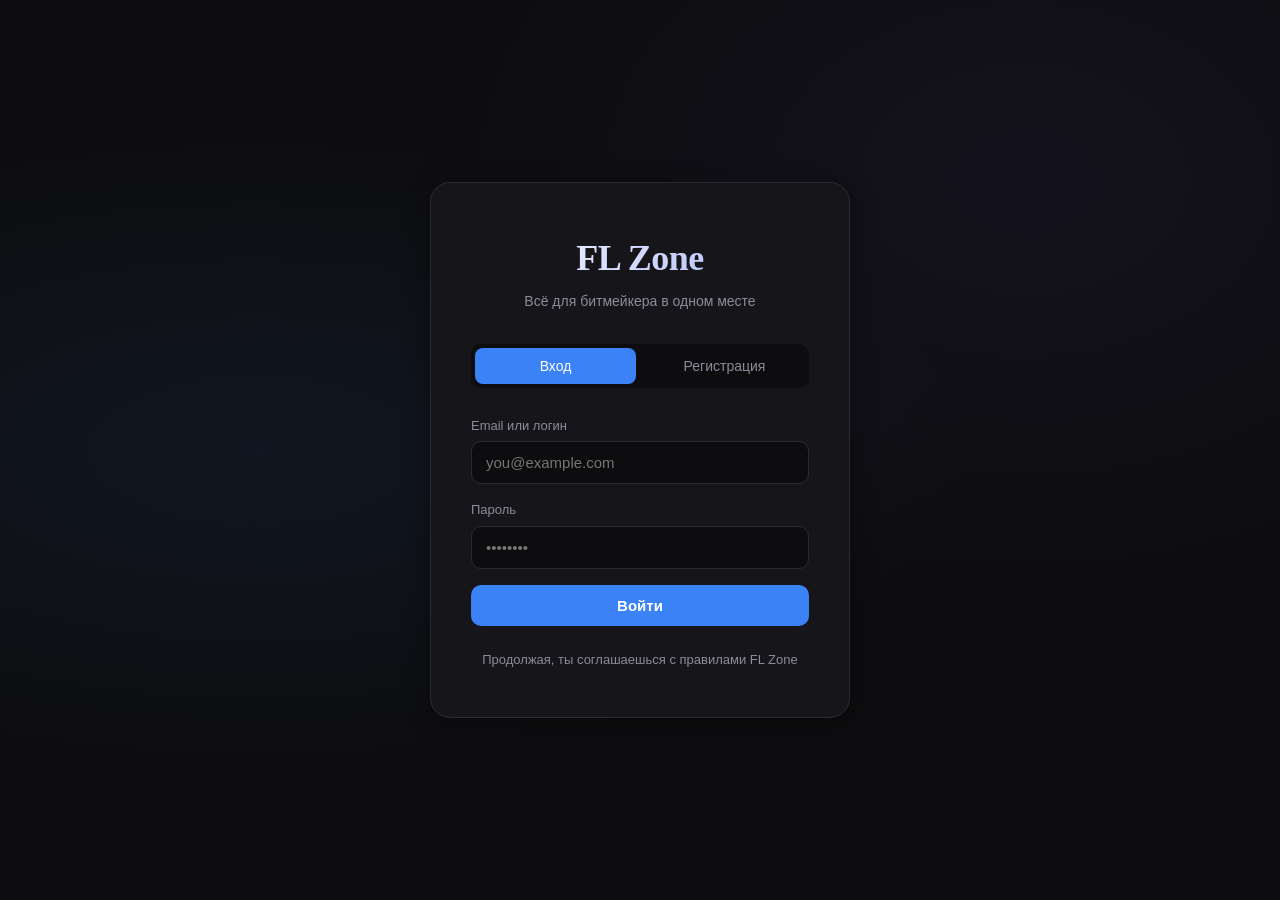
<file: index.html>
<!DOCTYPE html>
<html lang="ru">
<head>
  <meta charset="UTF-8">
  <meta name="viewport" content="width=device-width, initial-scale=1.0">
  <title>FL Zone — Вход</title>
  <link rel="stylesheet" href="style.css">
</head>
<body>
  <div class="auth-page">
    <div class="auth-card">
      <div class="auth-logo">
        <h1>FL Zone</h1>
        <p>Всё для битмейкера в одном месте</p>
      </div>

      <div class="auth-tabs">
        <button class="auth-tab active" data-tab="login">Вход</button>
        <button class="auth-tab" data-tab="register">Регистрация</button>
      </div>

      <!-- Login Form -->
      <form class="auth-form active" id="loginForm">
        <div class="form-group">
          <label>Email или логин</label>
          <input type="text" id="loginEmail" placeholder="you@example.com" required>
        </div>
        <div class="form-group">
          <label>Пароль</label>
          <input type="password" id="loginPassword" placeholder="••••••••" required>
        </div>
        <button type="submit" class="btn btn-primary btn-block">Войти</button>
      </form>

      <!-- Register Form -->
      <form class="auth-form" id="registerForm">
        <div class="form-group">
          <label>Никнейм</label>
          <input type="text" id="regNickname" placeholder="Твой ник" required>
        </div>
        <div class="form-group">
          <label>Email</label>
          <input type="email" id="regEmail" placeholder="you@example.com" required>
        </div>
        <div class="form-group">
          <label>Пароль</label>
          <input type="password" id="regPassword" placeholder="Минимум 6 символов" required minlength="6">
        </div>
        <div class="form-group">
          <label>Повтори пароль</label>
          <input type="password" id="regPassword2" placeholder="••••••••" required>
        </div>
        <button type="submit" class="btn btn-primary btn-block">Создать аккаунт</button>
      </form>

      <div class="auth-footer">
        Продолжая, ты соглашаешься с правилами FL Zone
      </div>
    </div>
  </div>

  <div class="toast" id="toast"></div>

  <script>
    // Tab switching
    document.querySelectorAll('.auth-tab').forEach(tab => {
      tab.addEventListener('click', () => {
        document.querySelectorAll('.auth-tab').forEach(t => t.classList.remove('active'));
        document.querySelectorAll('.auth-form').forEach(f => f.classList.remove('active'));
        tab.classList.add('active');
        document.getElementById(tab.dataset.tab === 'login' ? 'loginForm' : 'registerForm').classList.add('active');
      });
    });

    function showToast(msg) {
      const t = document.getElementById('toast');
      t.textContent = msg;
      t.classList.add('show');
      setTimeout(() => t.classList.remove('show'), 3000);
    }

    // Check if already logged in
    if (localStorage.getItem('flzone_user')) {
      window.location.href = 'dashboard.html';
    }

    // Login
    document.getElementById('loginForm').addEventListener('submit', (e) => {
      e.preventDefault();
      const email = document.getElementById('loginEmail').value.trim();
      const password = document.getElementById('loginPassword').value;

      const users = JSON.parse(localStorage.getItem('flzone_users') || '[]');
      const user = users.find(u => (u.email === email || u.nickname === email) && u.password === password);

      if (user) {
        localStorage.setItem('flzone_user', JSON.stringify(user));
        window.location.href = 'dashboard.html';
      } else {
        showToast('Неверный логин или пароль');
      }
    });

    // Register
    document.getElementById('registerForm').addEventListener('submit', (e) => {
      e.preventDefault();
      const nickname = document.getElementById('regNickname').value.trim();
      const email = document.getElementById('regEmail').value.trim();
      const password = document.getElementById('regPassword').value;
      const password2 = document.getElementById('regPassword2').value;

      if (password !== password2) {
        showToast('Пароли не совпадают');
        return;
      }

      const users = JSON.parse(localStorage.getItem('flzone_users') || '[]');
      if (users.find(u => u.email === email)) {
        showToast('Email уже зарегистрирован');
        return;
      }
      if (users.find(u => u.nickname === nickname)) {
        showToast('Никнейм уже занят');
        return;
      }

      const newUser = {
        id: Date.now(),
        nickname,
        email,
        password,
        createdAt: new Date().toISOString(),
        uploads: []
      };

      users.push(newUser);
      localStorage.setItem('flzone_users', JSON.stringify(users));
      localStorage.setItem('flzone_user', JSON.stringify(newUser));
      showToast('Аккаунт создан!');
      setTimeout(() => window.location.href = 'dashboard.html', 800);
    });
  </script>
</body>
</html>
</file>
<file: style.css>
/* FL Zone - Dark Theme */
:root {
  --bg: #0d0d0f;
  --bg-card: #16161a;
  --bg-sidebar: #111114;
  --bg-hover: #1e1e24;
  --border: #2a2a32;
  --text: #f0f0f5;
  --text-muted: #8b8b9a;
  --accent: #3b82f6;
  --accent-hover: #2563eb;
  --success: #22c55e;
  --danger: #ef4444;
  --radius: 12px;
  --shadow: 0 4px 24px rgba(0,0,0,0.4);
}

* {
  margin: 0;
  padding: 0;
  box-sizing: border-box;
}

body {
  font-family: -apple-system, BlinkMacSystemFont, 'Segoe UI', Roboto, 'Helvetica Neue', Arial, sans-serif;
  background: var(--bg);
  color: var(--text);
  min-height: 100vh;
  line-height: 1.5;
}

a {
  color: inherit;
  text-decoration: none;
}

button, input, select, textarea {
  font-family: inherit;
}

/* ========== AUTH PAGE ========== */
.auth-page {
  min-height: 100vh;
  display: flex;
  align-items: center;
  justify-content: center;
  background: 
    radial-gradient(ellipse at 20% 50%, rgba(59,130,246,0.08) 0%, transparent 50%),
    radial-gradient(ellipse at 80% 20%, rgba(139,92,246,0.06) 0%, transparent 40%),
    var(--bg);
  padding: 20px;
}

.auth-card {
  background: var(--bg-card);
  border: 1px solid var(--border);
  border-radius: 20px;
  padding: 48px 40px;
  width: 100%;
  max-width: 420px;
  box-shadow: var(--shadow);
}

.auth-logo {
  text-align: center;
  margin-bottom: 32px;
}

.auth-logo h1 {
  font-family: Georgia, 'Times New Roman', serif;
  font-size: 36px;
  font-weight: 700;
  letter-spacing: -0.5px;
  background: linear-gradient(135deg, #fff 0%, #a5b4fc 100%);
  -webkit-background-clip: text;
  -webkit-text-fill-color: transparent;
  background-clip: text;
}

.auth-logo p {
  color: var(--text-muted);
  font-size: 14px;
  margin-top: 6px;
}

.auth-tabs {
  display: flex;
  gap: 8px;
  margin-bottom: 28px;
  background: var(--bg);
  border-radius: 10px;
  padding: 4px;
}

.auth-tab {
  flex: 1;
  padding: 10px;
  text-align: center;
  border-radius: 8px;
  cursor: pointer;
  font-weight: 500;
  font-size: 14px;
  color: var(--text-muted);
  transition: all 0.2s;
  border: none;
  background: transparent;
}

.auth-tab.active {
  background: var(--accent);
  color: white;
}

.auth-form {
  display: none;
  flex-direction: column;
  gap: 16px;
}

.auth-form.active {
  display: flex;
}

.form-group {
  display: flex;
  flex-direction: column;
  gap: 6px;
}

.form-group label {
  font-size: 13px;
  color: var(--text-muted);
  font-weight: 500;
}

.form-group input {
  background: var(--bg);
  border: 1px solid var(--border);
  border-radius: 10px;
  padding: 12px 14px;
  color: var(--text);
  font-size: 15px;
  outline: none;
  transition: border-color 0.2s;
}

.form-group input:focus {
  border-color: var(--accent);
}

.btn {
  display: inline-flex;
  align-items: center;
  justify-content: center;
  gap: 8px;
  padding: 12px 20px;
  border-radius: 10px;
  font-weight: 600;
  font-size: 15px;
  border: none;
  cursor: pointer;
  transition: all 0.2s;
}

.btn-primary {
  background: var(--accent);
  color: white;
}

.btn-primary:hover {
  background: var(--accent-hover);
}

.btn-secondary {
  background: var(--bg-hover);
  color: var(--text);
  border: 1px solid var(--border);
}

.btn-secondary:hover {
  background: var(--border);
}

.btn-block {
  width: 100%;
}

.auth-footer {
  text-align: center;
  margin-top: 24px;
  font-size: 13px;
  color: var(--text-muted);
}

/* ========== DASHBOARD LAYOUT ========== */
.app {
  display: flex;
  min-height: 100vh;
}

/* Sidebar */
.sidebar {
  width: 260px;
  background: var(--bg-sidebar);
  border-right: 1px solid var(--border);
  display: flex;
  flex-direction: column;
  position: fixed;
  top: 0;
  left: 0;
  bottom: 0;
  z-index: 100;
}

.sidebar-logo {
  padding: 24px 20px 20px;
  border-bottom: 1px solid var(--border);
}

.sidebar-logo h1 {
  font-family: Georgia, 'Times New Roman', serif;
  font-size: 24px;
  font-weight: 700;
  background: linear-gradient(135deg, #fff 0%, #a5b4fc 100%);
  -webkit-background-clip: text;
  -webkit-text-fill-color: transparent;
  background-clip: text;
}

.sidebar-logo span {
  font-size: 12px;
  color: var(--text-muted);
  display: block;
  margin-top: 2px;
}

.sidebar-nav {
  flex: 1;
  padding: 16px 12px;
  overflow-y: auto;
}

.nav-section {
  margin-bottom: 20px;
}

.nav-section-title {
  font-size: 11px;
  text-transform: uppercase;
  letter-spacing: 0.8px;
  color: var(--text-muted);
  padding: 0 12px 8px;
  font-weight: 600;
}

.nav-item {
  display: flex;
  align-items: center;
  gap: 12px;
  padding: 10px 12px;
  border-radius: 8px;
  color: var(--text-muted);
  font-size: 14px;
  font-weight: 500;
  cursor: pointer;
  transition: all 0.15s;
  margin-bottom: 2px;
}

.nav-item:hover {
  background: var(--bg-hover);
  color: var(--text);
}

.nav-item.active {
  background: rgba(59,130,246,0.15);
  color: var(--accent);
}

.nav-item svg {
  width: 20px;
  height: 20px;
  flex-shrink: 0;
}

/* Main content */
.main {
  flex: 1;
  margin-left: 260px;
  display: flex;
  flex-direction: column;
  min-height: 100vh;
}

/* Top bar */
.topbar {
  height: 64px;
  border-bottom: 1px solid var(--border);
  display: flex;
  align-items: center;
  justify-content: space-between;
  padding: 0 28px;
  background: var(--bg);
  position: sticky;
  top: 0;
  z-index: 50;
}

.search-box {
  display: flex;
  align-items: center;
  gap: 10px;
  background: var(--bg-card);
  border: 1px solid var(--border);
  border-radius: 10px;
  padding: 8px 14px;
  width: 360px;
}

.search-box input {
  background: transparent;
  border: none;
  outline: none;
  color: var(--text);
  font-size: 14px;
  width: 100%;
}

.search-box svg {
  color: var(--text-muted);
  flex-shrink: 0;
}

.topbar-right {
  display: flex;
  align-items: center;
  gap: 16px;
}

.account-btn {
  display: flex;
  align-items: center;
  gap: 10px;
  padding: 6px 12px 6px 6px;
  border-radius: 30px;
  background: var(--bg-card);
  border: 1px solid var(--border);
  cursor: pointer;
  transition: all 0.2s;
}

.account-btn:hover {
  border-color: var(--accent);
}

.account-avatar {
  width: 32px;
  height: 32px;
  border-radius: 50%;
  background: linear-gradient(135deg, #3b82f6, #8b5cf6);
  display: flex;
  align-items: center;
  justify-content: center;
  font-weight: 700;
  font-size: 13px;
  color: white;
}

.account-name {
  font-size: 14px;
  font-weight: 500;
}

/* Content area */
.content {
  padding: 28px;
  flex: 1;
}

.content-header {
  margin-bottom: 28px;
}

.content-header h2 {
  font-size: 26px;
  font-weight: 700;
  margin-bottom: 6px;
}

.content-header p {
  color: var(--text-muted);
  font-size: 15px;
}

/* Grid of cards */
.cards-grid {
  display: grid;
  grid-template-columns: repeat(auto-fill, minmax(220px, 1fr));
  gap: 18px;
}

.card {
  background: var(--bg-card);
  border: 1px solid var(--border);
  border-radius: var(--radius);
  overflow: hidden;
  transition: all 0.2s;
  cursor: pointer;
}

.card:hover {
  border-color: var(--accent);
  transform: translateY(-2px);
  box-shadow: var(--shadow);
}

.card-preview {
  height: 140px;
  background: linear-gradient(135deg, #1e1e2e, #2a2a3a);
  display: flex;
  align-items: center;
  justify-content: center;
  font-size: 40px;
}

.card-body {
  padding: 14px;
}

.card-title {
  font-size: 14px;
  font-weight: 600;
  margin-bottom: 4px;
  white-space: nowrap;
  overflow: hidden;
  text-overflow: ellipsis;
}

.card-meta {
  font-size: 12px;
  color: var(--text-muted);
  display: flex;
  justify-content: space-between;
  align-items: center;
}

.badge {
  display: inline-block;
  padding: 2px 8px;
  border-radius: 20px;
  font-size: 11px;
  font-weight: 600;
}

.badge-free {
  background: rgba(34,197,94,0.15);
  color: var(--success);
}

.badge-paid {
  background: rgba(59,130,246,0.15);
  color: var(--accent);
}

/* Empty state */
.empty-state {
  text-align: center;
  padding: 60px 20px;
  color: var(--text-muted);
}

.empty-state svg {
  width: 64px;
  height: 64px;
  margin-bottom: 16px;
  opacity: 0.4;
}

.empty-state h3 {
  font-size: 18px;
  color: var(--text);
  margin-bottom: 8px;
}

/* ========== PROFILE PAGE ========== */
.profile-header {
  display: flex;
  align-items: center;
  gap: 24px;
  margin-bottom: 32px;
  padding: 24px;
  background: var(--bg-card);
  border: 1px solid var(--border);
  border-radius: var(--radius);
}

.profile-avatar-lg {
  width: 80px;
  height: 80px;
  border-radius: 50%;
  background: linear-gradient(135deg, #3b82f6, #8b5cf6);
  display: flex;
  align-items: center;
  justify-content: center;
  font-size: 32px;
  font-weight: 700;
  color: white;
  flex-shrink: 0;
}

.profile-info h2 {
  font-size: 22px;
  margin-bottom: 4px;
}

.profile-info p {
  color: var(--text-muted);
  font-size: 14px;
}

.profile-stats {
  display: flex;
  gap: 24px;
  margin-top: 12px;
}

.stat {
  text-align: center;
}

.stat-value {
  font-size: 18px;
  font-weight: 700;
}

.stat-label {
  font-size: 12px;
  color: var(--text-muted);
}

/* Upload section */
.upload-section {
  background: var(--bg-card);
  border: 1px solid var(--border);
  border-radius: var(--radius);
  padding: 24px;
  margin-bottom: 28px;
}

.upload-section h3 {
  font-size: 18px;
  margin-bottom: 16px;
}

.upload-form {
  display: grid;
  grid-template-columns: 1fr 1fr;
  gap: 16px;
}

.upload-form .form-group.full {
  grid-column: 1 / -1;
}

.upload-form select,
.upload-form textarea {
  background: var(--bg);
  border: 1px solid var(--border);
  border-radius: 10px;
  padding: 12px 14px;
  color: var(--text);
  font-size: 14px;
  outline: none;
  width: 100%;
}

.upload-form select:focus,
.upload-form textarea:focus {
  border-color: var(--accent);
}

.upload-form textarea {
  min-height: 80px;
  resize: vertical;
}

.price-toggle {
  display: flex;
  gap: 12px;
}

.price-option {
  flex: 1;
  padding: 12px;
  border: 1px solid var(--border);
  border-radius: 10px;
  text-align: center;
  cursor: pointer;
  transition: all 0.2s;
  background: var(--bg);
}

.price-option.active {
  border-color: var(--accent);
  background: rgba(59,130,246,0.1);
}

.price-option input {
  display: none;
}

/* My uploads list */
.my-uploads {
  margin-top: 8px;
}

.my-uploads h3 {
  font-size: 18px;
  margin-bottom: 16px;
}

.upload-item {
  display: flex;
  align-items: center;
  gap: 16px;
  padding: 14px;
  background: var(--bg-card);
  border: 1px solid var(--border);
  border-radius: 10px;
  margin-bottom: 10px;
}

.upload-item-icon {
  width: 48px;
  height: 48px;
  border-radius: 8px;
  background: var(--bg);
  display: flex;
  align-items: center;
  justify-content: center;
  font-size: 22px;
}

.upload-item-info {
  flex: 1;
}

.upload-item-info h4 {
  font-size: 14px;
  font-weight: 600;
}

.upload-item-info p {
  font-size: 12px;
  color: var(--text-muted);
}

.upload-item-actions {
  display: flex;
  gap: 8px;
}

.btn-sm {
  padding: 6px 12px;
  font-size: 13px;
  border-radius: 8px;
}

.btn-danger {
  background: rgba(239,68,68,0.15);
  color: var(--danger);
  border: none;
}

.btn-danger:hover {
  background: rgba(239,68,68,0.25);
}

/* Toast */
.toast {
  position: fixed;
  bottom: 24px;
  right: 24px;
  background: var(--bg-card);
  border: 1px solid var(--border);
  padding: 14px 20px;
  border-radius: 10px;
  box-shadow: var(--shadow);
  z-index: 1000;
  display: none;
  align-items: center;
  gap: 10px;
  font-size: 14px;
}

.toast.show {
  display: flex;
  animation: slideIn 0.3s ease;
}

@keyframes slideIn {
  from { transform: translateY(20px); opacity: 0; }
  to { transform: translateY(0); opacity: 1; }
}

/* Responsive */
@media (max-width: 900px) {
  .sidebar {
    width: 72px;
  }
  .sidebar-logo h1, .sidebar-logo span, .nav-section-title, .nav-item span {
    display: none;
  }
  .nav-item {
    justify-content: center;
  }
  .main {
    margin-left: 72px;
  }
  .search-box {
    width: 200px;
  }
  .upload-form {
    grid-template-columns: 1fr;
  }
}

@media (max-width: 600px) {
  .topbar {
    padding: 0 16px;
  }
  .content {
    padding: 16px;
  }
  .account-name {
    display: none;
  }
}
</file>
